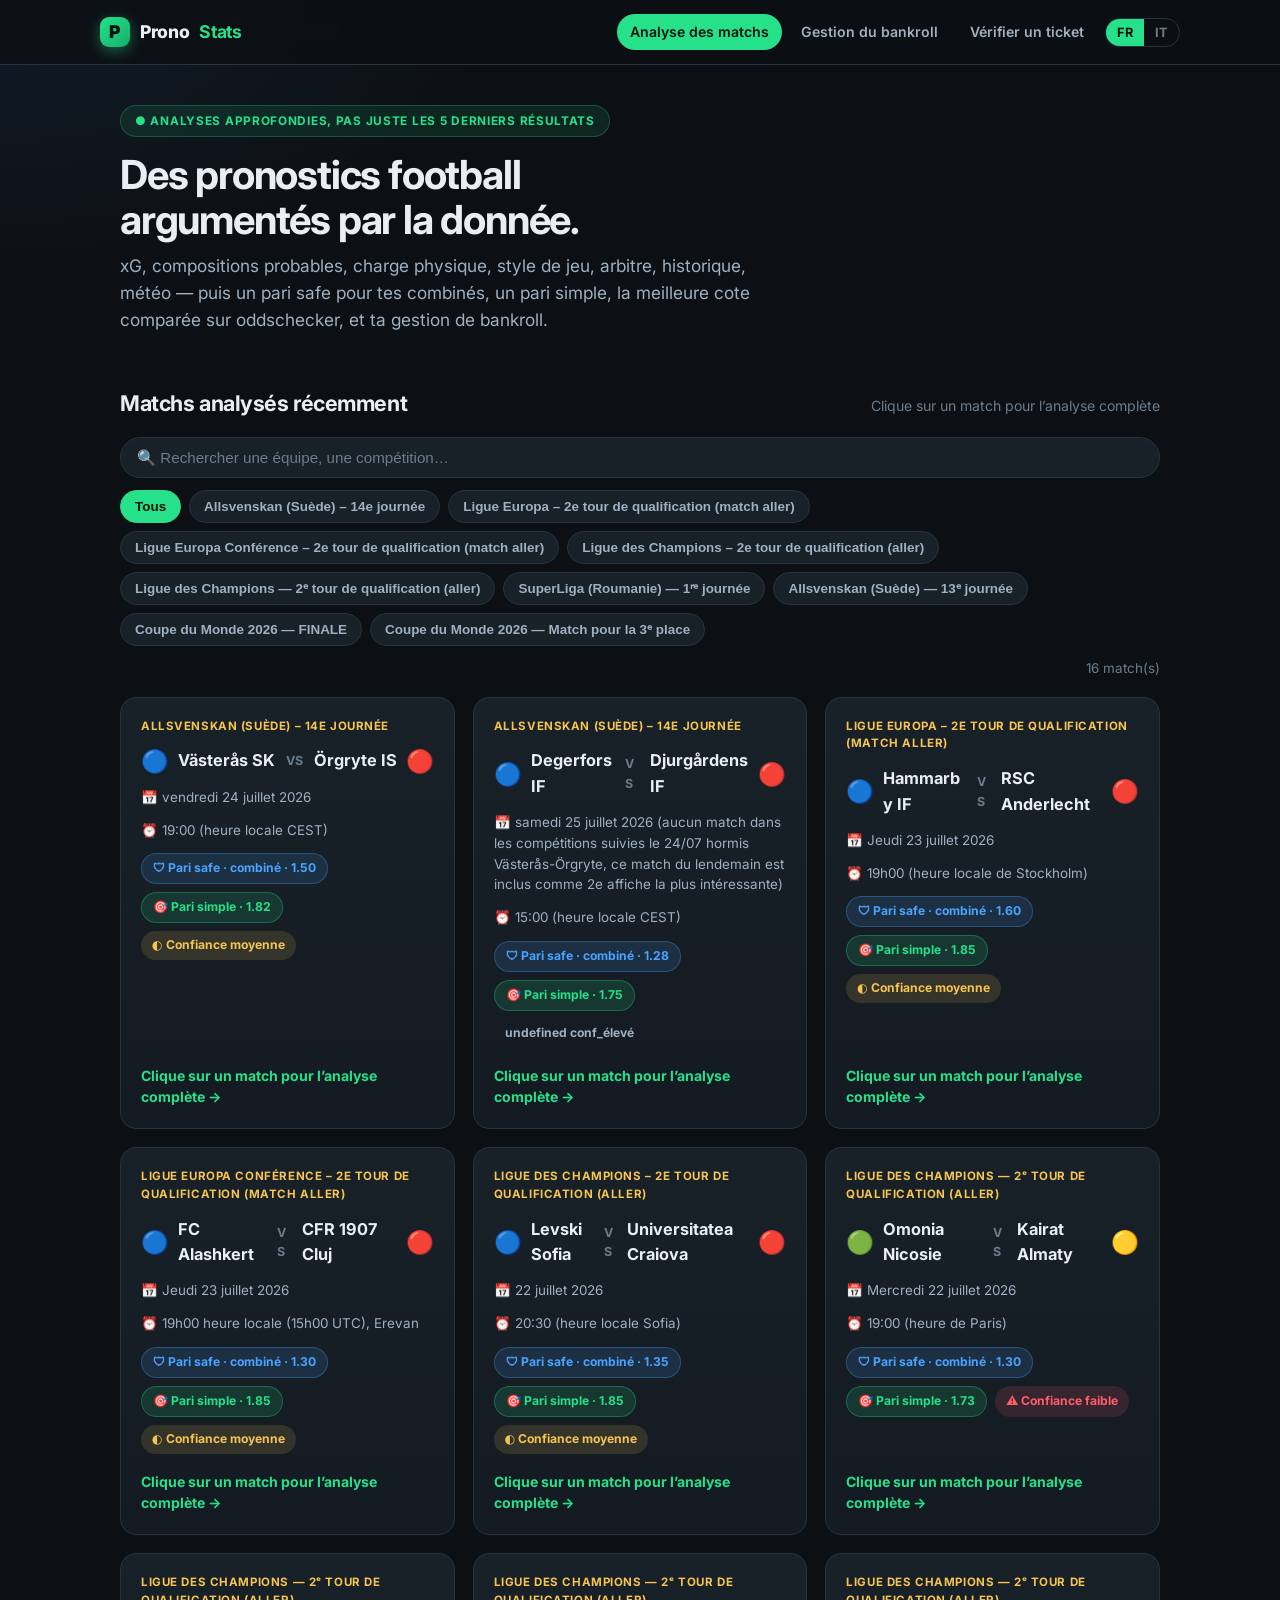
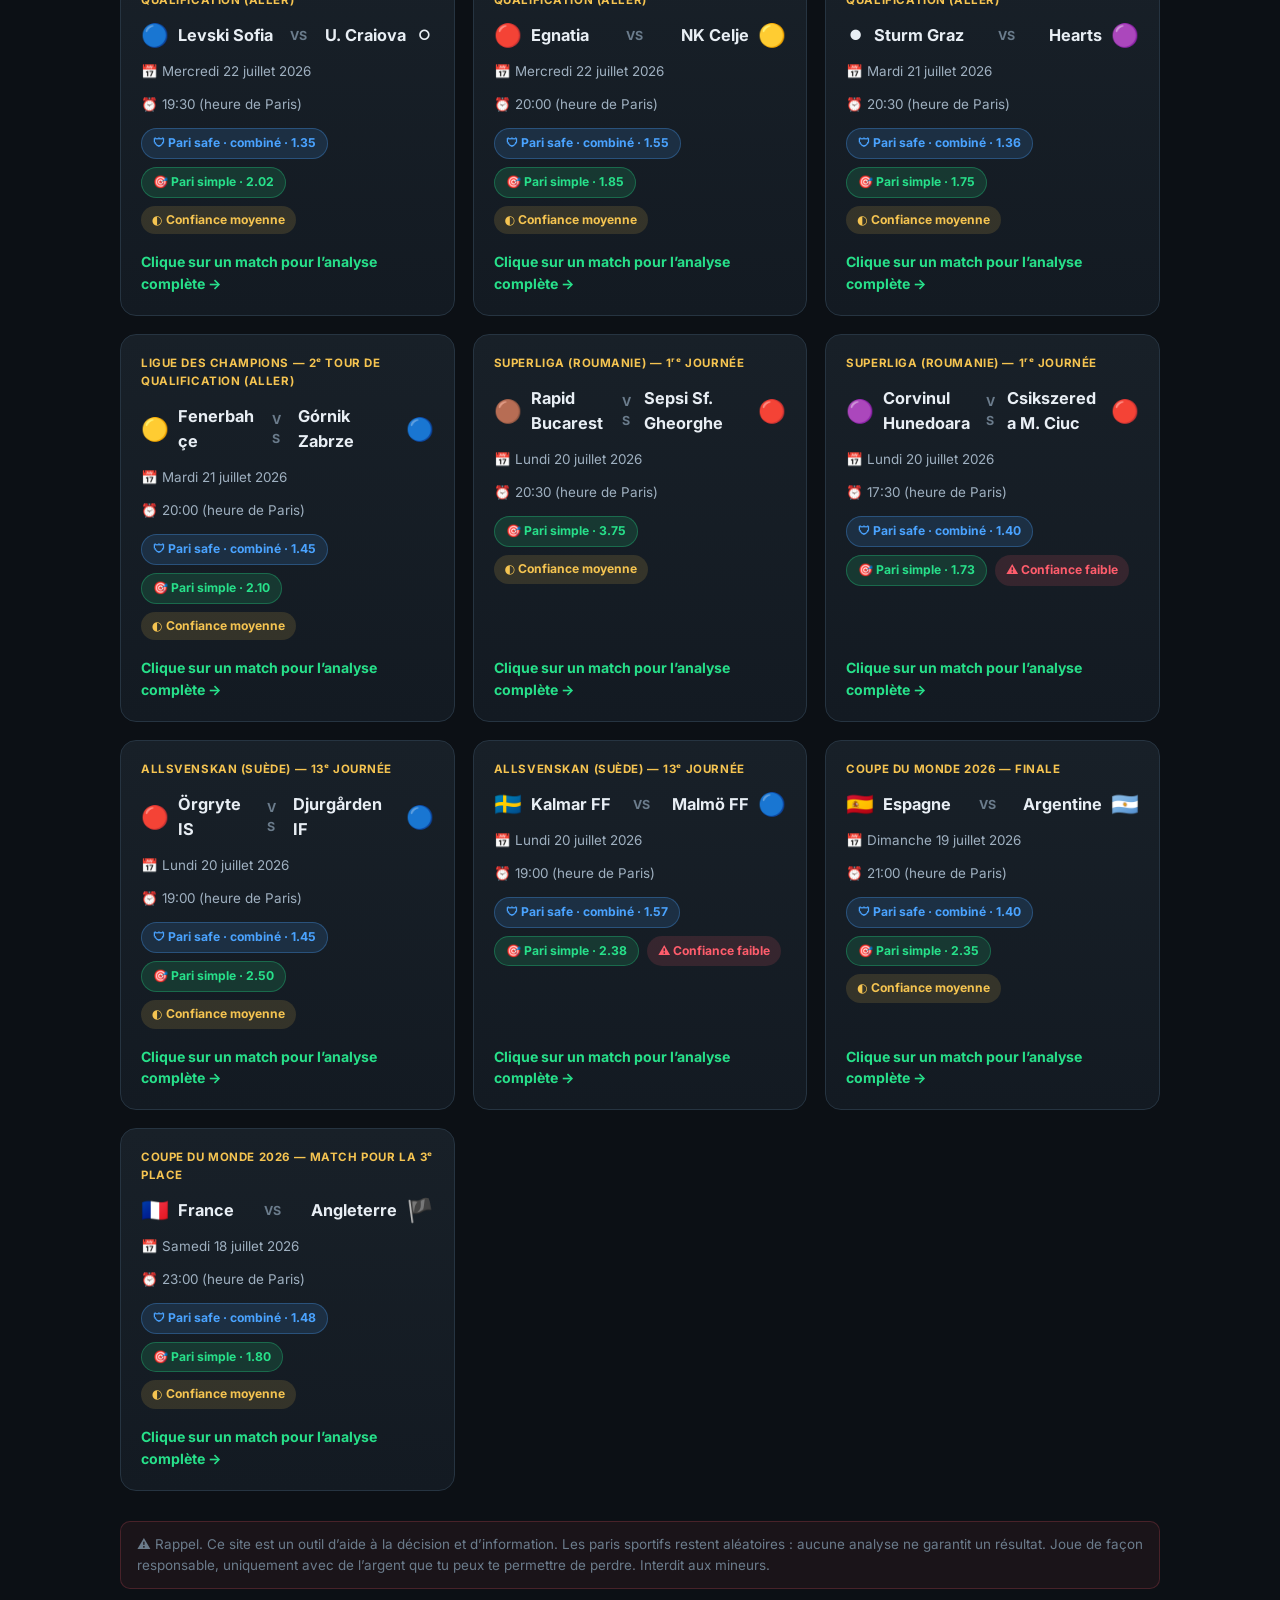
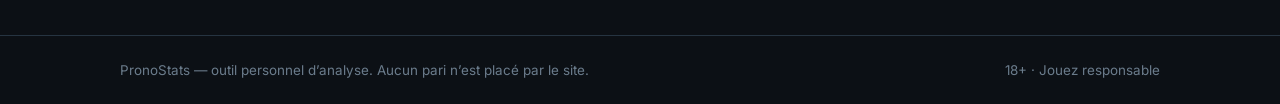
<file: index.html>
<!DOCTYPE html>
<html lang="fr">
<head>
  <meta charset="UTF-8">
  <meta name="viewport" content="width=device-width, initial-scale=1.0, maximum-scale=5.0">
  <title>PronoStats · Analyses football approfondies</title>
  <meta name="description" content="Analyses de pronostics football détaillées : xG, compos, charge physique, arbitre, meilleures cotes, paris safe/simple et gestion de bankroll.">
  <link rel="preconnect" href="https://fonts.googleapis.com">
  <link href="https://fonts.googleapis.com/css2?family=Inter:wght@400;600;700;800;900&display=swap" rel="stylesheet">
  <link rel="stylesheet" href="style.css?v=6">
</head>
<body>
  <header class="site">
    <div class="wrap nav">
      <a class="brand" href="index.html"><span class="dot">P</span>Prono<b>Stats</b></a>
      <div class="nav-right">
        <nav class="nav-links">
          <a href="index.html" class="active" data-i18n="nav_matches">Analyse des matchs</a>
          <a href="bankroll.html" data-i18n="nav_bankroll">Gestion du bankroll</a>
          <a href="tickets.html" data-i18n="nav_tickets">Vérifier un ticket</a>
        </nav>
        <div class="lang-switch">
          <button data-lang="fr" onclick="setLang('fr')">FR</button>
          <button data-lang="it" onclick="setLang('it')">IT</button>
        </div>
      </div>
    </div>
  </header>

  <main class="wrap">
    <section class="hero">
      <span class="eyebrow" data-i18n="hero_eyebrow">Analyses approfondies</span>
      <h1><span data-i18n="hero_title_1">Des pronostics football</span><br><span data-i18n="hero_title_2">argumentés par la donnée.</span></h1>
      <p class="lead" data-i18n="hero_lead">xG, compositions, charge physique…</p>
    </section>

    <div class="section-head">
      <h2 data-i18n="home_recent">Matchs analysés récemment</h2>
      <span class="sub" data-i18n="home_recent_sub">Clique sur un match</span>
    </div>

    <div class="toolbar">
      <div class="search-box">
        <input id="matchSearch" type="search" autocomplete="off" data-i18n-ph="search_ph" placeholder="🔍 Rechercher…" oninput="applyFilter()">
        <button class="search-clear" id="searchClear" onclick="clearSearch()" title="✕" aria-label="clear">✕</button>
      </div>
      <div class="chips" id="compChips"></div>
      <div class="count" id="matchCount"></div>
    </div>

    <div class="grid" id="matchGrid"></div>
    <div class="no-results" id="noResults" hidden data-i18n="no_results">Aucun match ne correspond à ta recherche.</div>

    <div class="disclaimer" data-i18n="disclaimer_home" style="margin-top:30px">Rappel…</div>
  </main>

  <footer class="site">
    <div class="wrap">
      <span data-i18n="footer_note">PronoStats</span>
      <span data-i18n="footer_18">18+</span>
    </div>
  </footer>

  <script src="i18n.js?v=6"></script>
  <script>document.write('<script src="data.js?t=' + Date.now() + '"><\/script>');</script>
  <script src="app.js?v=6"></script>
</body>
</html>
</file>
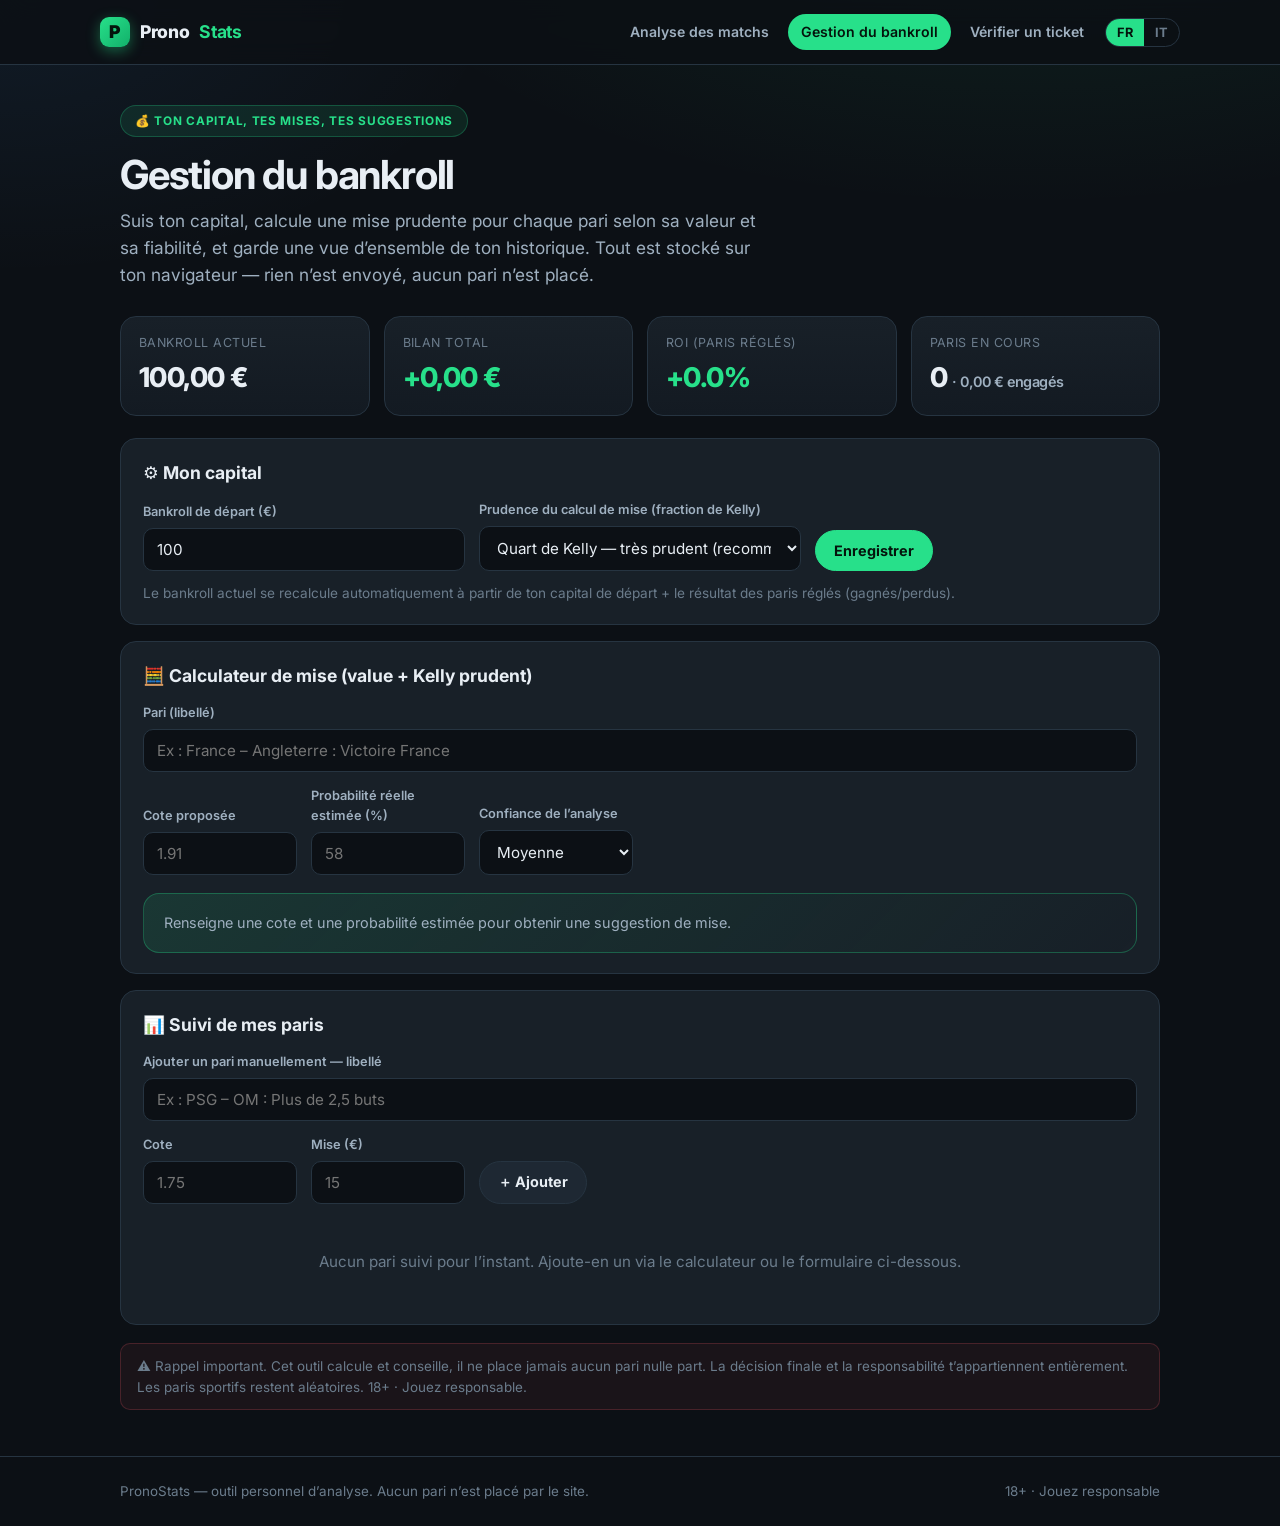
<file: bankroll.html>
<!DOCTYPE html>
<html lang="fr">
<head>
  <meta charset="UTF-8">
  <meta name="viewport" content="width=device-width, initial-scale=1.0, maximum-scale=5.0">
  <title>Gestion du bankroll · PronoStats</title>
  <link rel="preconnect" href="https://fonts.googleapis.com">
  <link href="https://fonts.googleapis.com/css2?family=Inter:wght@400;600;700;800;900&display=swap" rel="stylesheet">
  <link rel="stylesheet" href="style.css?v=6">
</head>
<body>
  <header class="site">
    <div class="wrap nav">
      <a class="brand" href="index.html"><span class="dot">P</span>Prono<b>Stats</b></a>
      <div class="nav-right">
        <nav class="nav-links">
          <a href="index.html" data-i18n="nav_matches">Analyse des matchs</a>
          <a href="bankroll.html" class="active" data-i18n="nav_bankroll">Gestion du bankroll</a>
          <a href="tickets.html" data-i18n="nav_tickets">Vérifier un ticket</a>
        </nav>
        <div class="lang-switch">
          <button data-lang="fr" onclick="setLang('fr')">FR</button>
          <button data-lang="it" onclick="setLang('it')">IT</button>
        </div>
      </div>
    </div>
  </header>

  <main class="wrap">
    <section class="hero" style="padding-bottom:6px">
      <span class="eyebrow" data-i18n="bk_eyebrow">💰</span>
      <h1 data-i18n="bk_title">Gestion du bankroll</h1>
      <p class="lead" data-i18n="bk_lead">Suis ton capital…</p>
    </section>

    <div class="kpi-grid" id="kpis"></div>

    <div class="panel">
      <h3 data-i18n="bk_capital">⚙️ Mon capital</h3>
      <div class="form-grid">
        <div>
          <label class="f" for="bkStart" data-i18n="bk_start">Bankroll de départ (€)</label>
          <input class="f" type="number" id="bkStart" min="0" step="10" value="100">
        </div>
        <div>
          <label class="f" for="kellySel" data-i18n="bk_prudence">Prudence du calcul de mise</label>
          <select class="f" id="kellySel" onchange="setKelly(this.value)">
            <option value="0.25" data-i18n="bk_k_quarter">Quart de Kelly</option>
            <option value="0.5" data-i18n="bk_k_half">Demi-Kelly</option>
            <option value="1" data-i18n="bk_k_full">Kelly complet</option>
          </select>
        </div>
        <div><button class="btn primary" onclick="saveBankroll()" data-i18n="bk_save">Enregistrer</button></div>
      </div>
      <p style="margin-top:12px;font-size:.85rem;color:var(--txt-mute)" data-i18n="bk_recalc">Le bankroll actuel se recalcule…</p>
    </div>

    <div class="panel">
      <h3 data-i18n="bk_calc_h">🧮 Calculateur de mise</h3>
      <div class="form-grid">
        <div style="grid-column:1/-1">
          <label class="f" for="cLabel" data-i18n="bk_bet_label">Pari (libellé)</label>
          <input class="f" type="text" id="cLabel" data-i18n-ph="bk_bet_ph" placeholder="Ex : …">
        </div>
        <div>
          <label class="f" for="cOdds" data-i18n="bk_odds">Cote proposée</label>
          <input class="f" type="number" id="cOdds" min="1.01" step="0.01" placeholder="1.91" oninput="computeReco()">
        </div>
        <div>
          <label class="f" for="cProb" data-i18n="bk_prob">Probabilité réelle estimée (%)</label>
          <input class="f" type="number" id="cProb" min="1" max="99" step="1" placeholder="58" oninput="computeReco()">
        </div>
        <div>
          <label class="f" for="cConf" data-i18n="bk_conf">Confiance de l’analyse</label>
          <select class="f" id="cConf" onchange="computeReco()">
            <option value="eleve" data-i18n="bk_conf_high">Élevée</option>
            <option value="moyen" selected data-i18n="bk_conf_mid">Moyenne</option>
            <option value="faible" data-i18n="bk_conf_low">Faible</option>
          </select>
        </div>
      </div>
      <div class="reco" id="recoOut"><p class="muted" data-i18n="bk_calc_ph">Renseigne une cote…</p></div>
    </div>

    <div class="panel">
      <h3 data-i18n="bk_track_h">📊 Suivi de mes paris</h3>
      <div class="form-grid" style="margin-bottom:16px">
        <div style="grid-column:1/-1">
          <label class="f" for="mLabel" data-i18n="bk_add_label">Ajouter un pari — libellé</label>
          <input class="f" type="text" id="mLabel" data-i18n-ph="bk_add_ph" placeholder="Ex : …">
        </div>
        <div><label class="f" for="mOdds" data-i18n="bk_add_odds">Cote</label><input class="f" type="number" id="mOdds" min="1.01" step="0.01" placeholder="1.75"></div>
        <div><label class="f" for="mStake" data-i18n="bk_add_stake">Mise (€)</label><input class="f" type="number" id="mStake" min="0" step="1" placeholder="15"></div>
        <div><button class="btn" onclick="addManualBet()" data-i18n="bk_add">＋ Ajouter</button></div>
      </div>
      <div id="betsTable"></div>
    </div>

    <div class="disclaimer" data-i18n="bk_disclaimer">Rappel important…</div>
  </main>

  <footer class="site">
    <div class="wrap">
      <span data-i18n="footer_note">PronoStats</span>
      <span data-i18n="footer_18">18+</span>
    </div>
  </footer>

  <script src="i18n.js?v=6"></script>
  <script src="bankroll.js?v=5"></script>
</body>
</html>
</file>
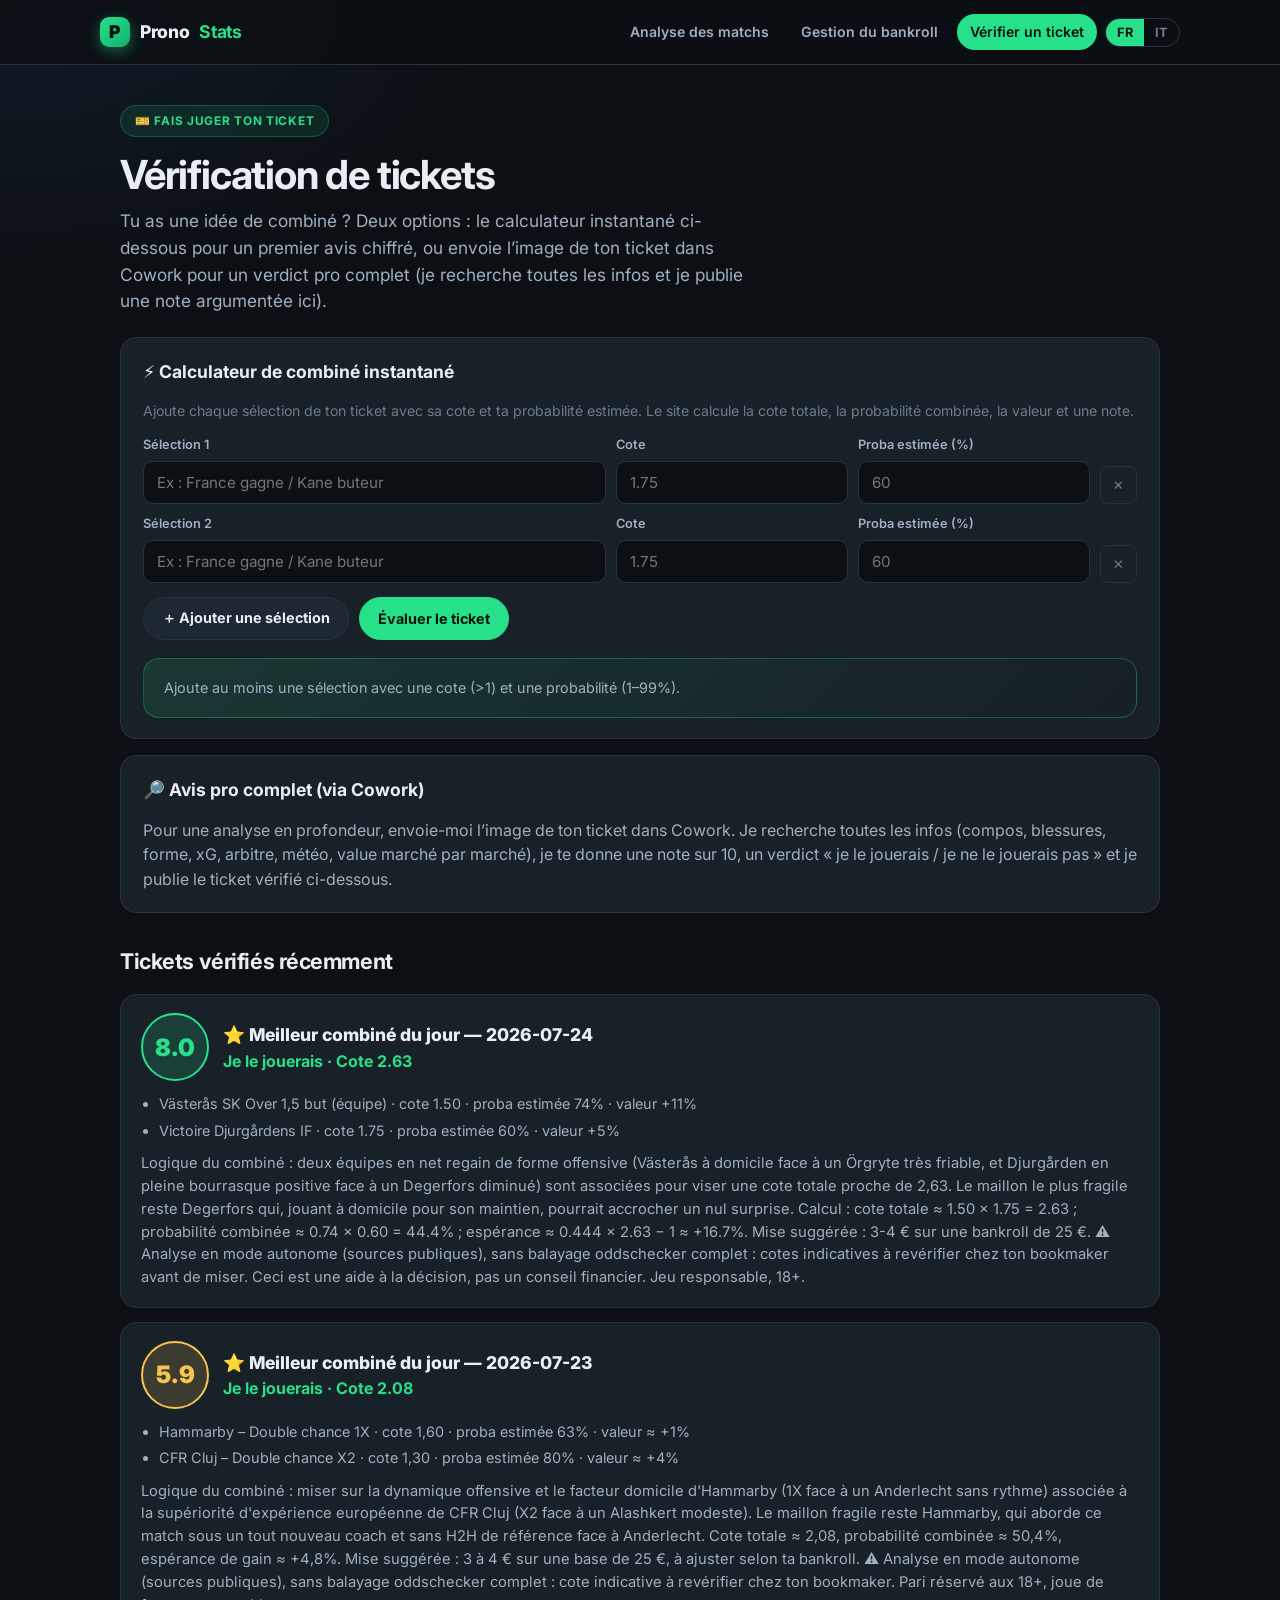
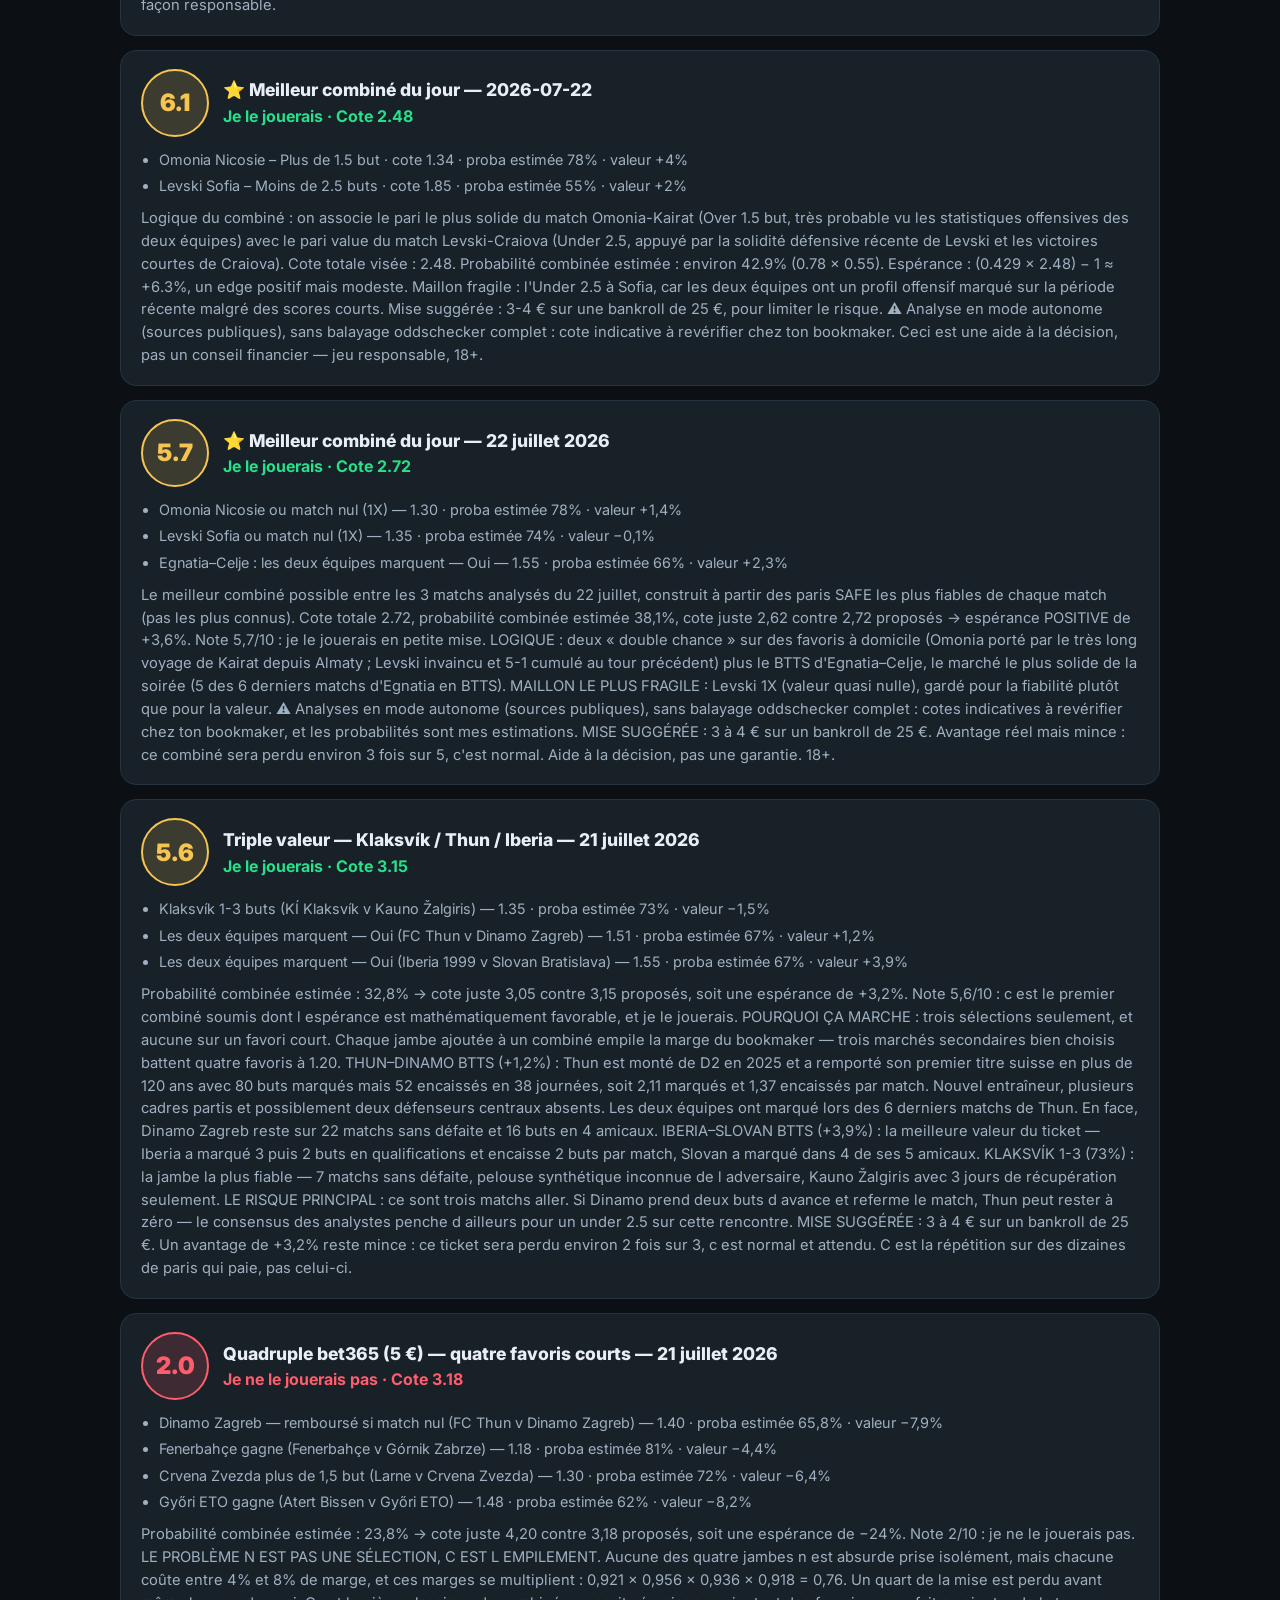
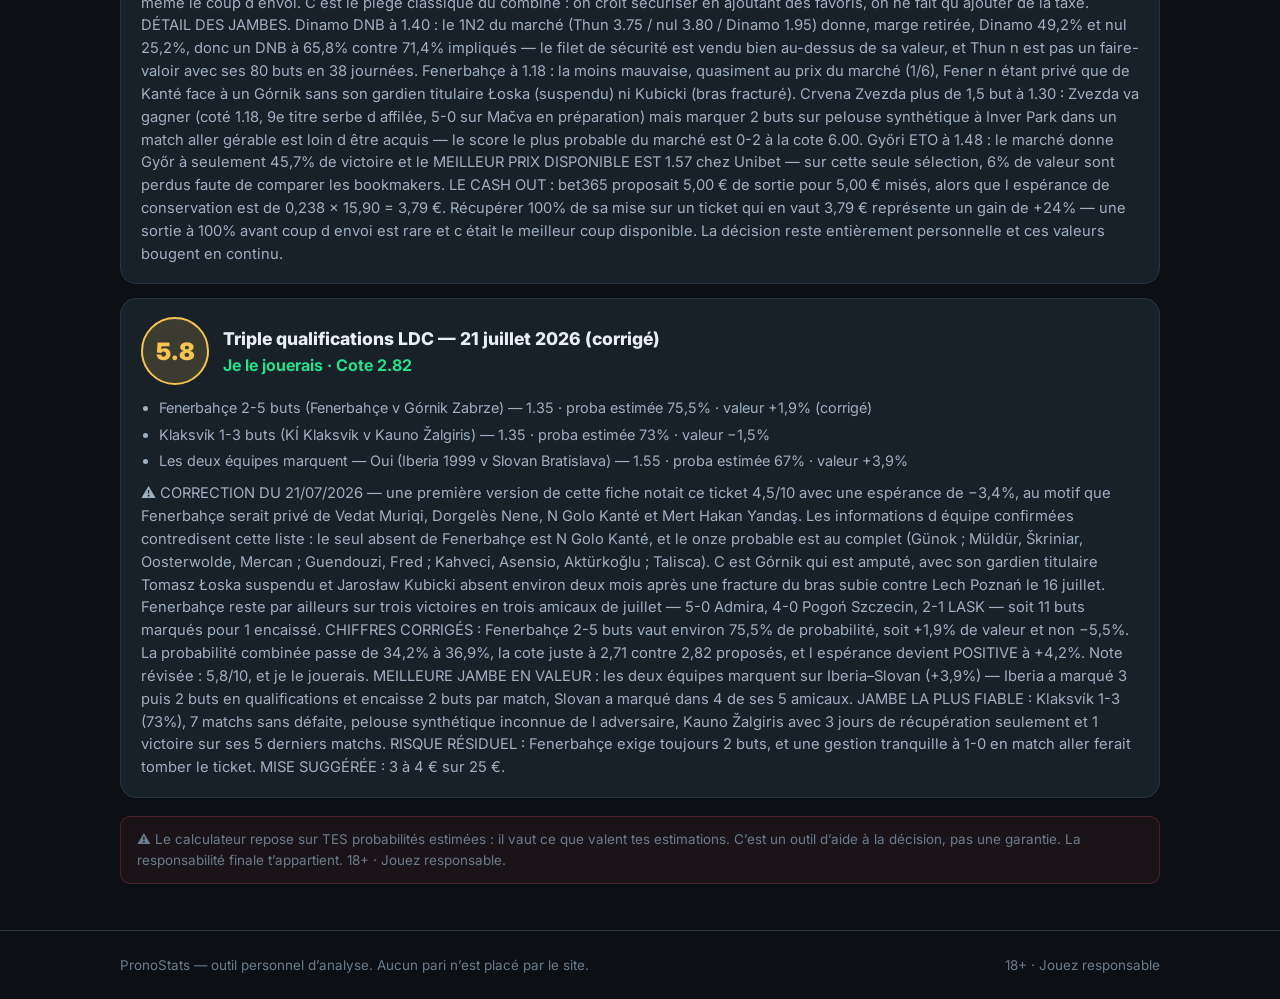
<file: tickets.html>
<!DOCTYPE html>
<html lang="fr">
<head>
  <meta charset="UTF-8">
  <meta name="viewport" content="width=device-width, initial-scale=1.0, maximum-scale=5.0">
  <title>Vérification de tickets · PronoStats</title>
  <link rel="preconnect" href="https://fonts.googleapis.com">
  <link href="https://fonts.googleapis.com/css2?family=Inter:wght@400;600;700;800;900&display=swap" rel="stylesheet">
  <link rel="stylesheet" href="style.css?v=6">
</head>
<body>
  <header class="site">
    <div class="wrap nav">
      <a class="brand" href="index.html"><span class="dot">P</span>Prono<b>Stats</b></a>
      <div class="nav-right">
        <nav class="nav-links">
          <a href="index.html" data-i18n="nav_matches">Analyse des matchs</a>
          <a href="bankroll.html" data-i18n="nav_bankroll">Gestion du bankroll</a>
          <a href="tickets.html" class="active" data-i18n="nav_tickets">Vérifier un ticket</a>
        </nav>
        <div class="lang-switch">
          <button data-lang="fr" onclick="setLang('fr')">FR</button>
          <button data-lang="it" onclick="setLang('it')">IT</button>
        </div>
      </div>
    </div>
  </header>

  <main class="wrap">
    <section class="hero" style="padding-bottom:6px">
      <span class="eyebrow" data-i18n="tk_eyebrow">🎫</span>
      <h1 data-i18n="tk_title">Vérification de tickets</h1>
      <p class="lead" data-i18n="tk_lead">Fais juger ton combiné…</p>
    </section>

    <!-- Calculateur instantané -->
    <div class="panel">
      <h3 data-i18n="tk_calc_h">⚡ Calculateur de combiné instantané</h3>
      <p style="font-size:.88rem;color:var(--txt-mute)" data-i18n="tk_calc_sub">Ajoute chaque sélection…</p>
      <div class="ticket-legs" id="ticketLegs"></div>
      <div class="badges" style="display:flex;gap:10px;flex-wrap:wrap">
        <button class="btn" onclick="addLeg()" data-i18n="tk_add_leg">＋ Ajouter une sélection</button>
        <button class="btn primary" onclick="evaluateTicket()" data-i18n="tk_eval">Évaluer le ticket</button>
      </div>
      <div class="reco" id="ticketResult" style="margin-top:18px"><p class="muted" data-i18n="tk_note_min">Ajoute au moins une sélection…</p></div>
    </div>

    <!-- Avis pro via Cowork -->
    <div class="panel">
      <h3 data-i18n="tk_pro_h">🔎 Avis pro complet (via Cowork)</h3>
      <p data-i18n="tk_pro_p" style="color:var(--txt-dim)">Pour une analyse en profondeur…</p>
    </div>

    <!-- Tickets vérifiés -->
    <div class="section-head"><h2 data-i18n="tk_verified_h">Tickets vérifiés récemment</h2></div>
    <div id="verifiedTickets"></div>

    <div class="disclaimer" data-i18n="tk_disclaimer">Rappel…</div>
  </main>

  <footer class="site">
    <div class="wrap">
      <span data-i18n="footer_note">PronoStats</span>
      <span data-i18n="footer_18">18+</span>
    </div>
  </footer>

  <script src="i18n.js?v=6"></script>
  <script>document.write('<script src="data.js?t=' + Date.now() + '"><\/script>');</script>
  <script src="tickets.js?v=5"></script>
</body>
</html>
</file>
<file: style.css>
/* =========================================================
   PronoStats — feuille de style principale
   Design custom, sombre, accents "terrain" (vert) + or
   Version responsive (mobile-first safe)
   ========================================================= */

:root {
  --bg:        #0c1015;
  --bg-2:      #131a22;
  --card:      #182028;
  --card-2:    #1e2833;
  --line:      #263441;
  --txt:       #e8eef4;
  --txt-dim:   #9fb0c0;
  --txt-mute:  #6b7c8c;
  --green:     #27e08a;
  --green-2:   #12b06a;
  --gold:      #f5c451;
  --red:       #ff5d6c;
  --blue:      #4aa3ff;
  --radius:    16px;
  --radius-sm: 10px;
  --shadow:    0 10px 30px rgba(0,0,0,.35);
  --maxw:      1080px;
  --font:      "Inter", "Segoe UI", system-ui, -apple-system, sans-serif;
}

* { box-sizing: border-box; margin: 0; padding: 0; }

html, body {
  width: 100%;
  max-width: 100%;
  overflow-x: hidden;            /* empêche tout scroll horizontal parasite */
}

html { scroll-behavior: smooth; }

body {
  font-family: var(--font);
  background:
    radial-gradient(1200px 600px at 80% -10%, rgba(39,224,138,.10), transparent 60%),
    radial-gradient(900px 500px at 0% 0%, rgba(74,163,255,.08), transparent 55%),
    var(--bg);
  color: var(--txt);
  line-height: 1.55;
  -webkit-font-smoothing: antialiased;
  min-height: 100vh;
}

/* évite qu'un mot long (URL) pousse la page, SANS couper les mots normaux */
p, li, h1, h2, h3 { overflow-wrap: break-word; word-break: normal; }
a { overflow-wrap: anywhere; }

a { color: inherit; text-decoration: none; }

.wrap { width: 100%; max-width: var(--maxw); margin: 0 auto; padding: 0 20px; }

/* ---------- Header / Nav ---------- */
header.site {
  position: sticky; top: 0; z-index: 50;
  backdrop-filter: blur(12px);
  background: rgba(12,16,21,.85);
  border-bottom: 1px solid var(--line);
}
.nav {
  display: flex; align-items: center; justify-content: space-between;
  gap: 10px; min-height: 64px; flex-wrap: wrap; padding: 8px 0;
}
.brand { display: flex; align-items: center; gap: 10px; font-weight: 800; letter-spacing: -.02em; font-size: 1.1rem; flex: 0 0 auto; }
.brand .dot {
  width: 30px; height: 30px; border-radius: 9px;
  background: linear-gradient(135deg, var(--green), var(--green-2));
  display: grid; place-items: center; color: #04140c; font-weight: 900;
  box-shadow: 0 4px 14px rgba(39,224,138,.4); flex: 0 0 auto;
}
.brand b { color: var(--green); }
.nav-right { display: flex; align-items: center; gap: 8px; flex-wrap: wrap; }
.nav-links { display: flex; gap: 6px; flex-wrap: wrap; }
.nav-links a {
  padding: 7px 13px; border-radius: 999px; font-weight: 600; font-size: .88rem;
  color: var(--txt-dim); transition: .18s; white-space: nowrap;
}
.nav-links a:hover { color: var(--txt); background: var(--card); }
.nav-links a.active { color: #04140c; background: var(--green); }

/* Language switch */
.lang-switch { display: inline-flex; border: 1px solid var(--line); border-radius: 999px; overflow: hidden; flex: 0 0 auto; }
.lang-switch button {
  background: transparent; border: none; color: var(--txt-mute); cursor: pointer;
  font-family: inherit; font-weight: 700; font-size: .8rem; padding: 6px 11px; transition: .15s;
}
.lang-switch button.active { background: var(--green); color: #04140c; }

/* ---------- Hero ---------- */
.hero { padding: 40px 0 22px; }
.hero .eyebrow {
  display: inline-flex; align-items: center; gap: 8px;
  font-size: .74rem; font-weight: 700; letter-spacing: .06em; text-transform: uppercase;
  color: var(--green); background: rgba(39,224,138,.1);
  padding: 6px 14px; border-radius: 999px; border: 1px solid rgba(39,224,138,.25);
}
.hero h1 { font-size: clamp(1.8rem, 6vw, 2.5rem); line-height: 1.12; letter-spacing: -.03em; margin: 16px 0 10px; }
.hero p.lead { color: var(--txt-dim); font-size: clamp(.98rem, 3.5vw, 1.08rem); max-width: 640px; }

/* ---------- Section headings ---------- */
.section-head { display: flex; align-items: baseline; justify-content: space-between; margin: 32px 0 16px; flex-wrap: wrap; gap: 8px; }
.section-head h2 { font-size: 1.35rem; letter-spacing: -.02em; }
.section-head .sub { color: var(--txt-mute); font-size: .88rem; }

/* ---------- Match cards grid ---------- */
.grid { display: grid; grid-template-columns: repeat(auto-fill, minmax(300px, 1fr)); gap: 18px; }

.match-card {
  background: linear-gradient(180deg, var(--card), var(--bg-2));
  border: 1px solid var(--line); border-radius: var(--radius);
  padding: 20px; transition: .2s; position: relative; overflow: hidden;
  display: flex; flex-direction: column; gap: 13px;
}
.match-card:hover { transform: translateY(-4px); border-color: rgba(39,224,138,.4); box-shadow: var(--shadow); }
.match-card .comp { font-size: .72rem; font-weight: 700; letter-spacing: .05em; text-transform: uppercase; color: var(--gold); }
.match-card .teams { display: flex; align-items: center; justify-content: space-between; gap: 10px; }
.match-card .team { display: flex; align-items: center; gap: 9px; font-weight: 700; font-size: 1.02rem; }
.match-card .flag { font-size: 1.4rem; line-height: 1; }
.match-card .vs { color: var(--txt-mute); font-weight: 700; font-size: .78rem; }
.match-card .meta { font-size: .84rem; color: var(--txt-dim); display: flex; gap: 12px; flex-wrap: wrap; }
.match-card .meta span { display: inline-flex; align-items: center; gap: 5px; }

.pill {
  display: inline-flex; align-items: center; gap: 6px;
  font-size: .76rem; font-weight: 700; padding: 5px 11px; border-radius: 999px;
}
.pill.pick   { background: rgba(39,224,138,.14); color: var(--green); border: 1px solid rgba(39,224,138,.3); }
.pill.safe   { background: rgba(74,163,255,.14); color: var(--blue); border: 1px solid rgba(74,163,255,.3); }
.pill.conf-eleve { background: rgba(39,224,138,.14); color: var(--green); }
.pill.conf-moyen { background: rgba(245,196,81,.14); color: var(--gold); }
.pill.conf-faible{ background: rgba(255,93,108,.14); color: var(--red); }
.pill.odds { background: var(--card-2); color: var(--txt); border: 1px solid var(--line); }

.match-card .foot { display: flex; align-items: center; justify-content: space-between; margin-top: auto; padding-top: 4px; }
.match-card .go { color: var(--green); font-weight: 700; font-size: .88rem; }

/* ---------- Match detail ---------- */
.detail-hero {
  background: linear-gradient(180deg, var(--card-2), var(--bg-2));
  border: 1px solid var(--line); border-radius: var(--radius);
  padding: 22px; margin-top: 22px;
}
.detail-hero .comp { color: var(--gold); font-weight: 700; text-transform: uppercase; letter-spacing: .05em; font-size: .78rem; }
.detail-hero .scoreline { display: flex; align-items: center; justify-content: center; gap: 18px; margin: 18px 0; flex-wrap: wrap; }
.detail-hero .side { text-align: center; min-width: 96px; flex: 1 1 96px; max-width: 160px; }
.detail-hero .side .flag { font-size: 2.6rem; }
.detail-hero .side .name { font-weight: 800; font-size: 1.15rem; margin-top: 6px; }
.detail-hero .side .odd { color: var(--txt-dim); font-size: .84rem; margin-top: 4px; }
.detail-hero .mid { text-align: center; color: var(--txt-mute); font-weight: 800; flex: 0 0 auto; }
.detail-hero .mid .k { font-size: 1.4rem; color: var(--txt); }
.detail-hero .info-row { display: flex; gap: 14px; justify-content: center; flex-wrap: wrap; color: var(--txt-dim); font-size: .86rem; margin-top: 8px; }

/* Safe/Simple bet picks */
.picks { display: grid; grid-template-columns: 1fr 1fr; gap: 14px; margin: 20px 0; }
.betpick {
  border-radius: var(--radius); padding: 18px 20px; border: 1px solid var(--line);
  background: linear-gradient(180deg, var(--card), var(--bg-2));
  display: flex; flex-direction: column; gap: 8px;
}
.betpick.safe   { border-color: rgba(74,163,255,.4); background: linear-gradient(135deg, rgba(74,163,255,.10), transparent); }
.betpick.simple { border-color: rgba(39,224,138,.4); background: linear-gradient(135deg, rgba(39,224,138,.10), transparent); }
.betpick .tagrow { display: flex; align-items: center; gap: 8px; flex-wrap: wrap; }
.betpick .type { font-size: .72rem; font-weight: 800; text-transform: uppercase; letter-spacing: .06em; padding: 4px 10px; border-radius: 999px; }
.betpick.safe .type { background: rgba(74,163,255,.16); color: var(--blue); }
.betpick.simple .type { background: rgba(39,224,138,.16); color: var(--green); }
.betpick .sel { font-weight: 800; font-size: 1.12rem; }
.betpick .bigodd { font-size: 1.9rem; font-weight: 900; letter-spacing: -.02em; }
.betpick.safe .bigodd { color: var(--blue); }
.betpick.simple .bigodd { color: var(--green); }
.betpick .why { color: var(--txt-dim); font-size: .9rem; }
.betpick .book { color: var(--txt-mute); font-size: .8rem; }

/* Prediction banner */
.predict {
  border-radius: var(--radius); padding: 20px 22px; margin: 20px 0;
  background: linear-gradient(135deg, rgba(245,196,81,.10), rgba(18,176,106,.04));
  border: 1px solid rgba(245,196,81,.25);
}
.predict h3 { font-size: 1.1rem; display: flex; align-items: center; gap: 10px; margin-bottom: 8px; flex-wrap: wrap; }
.predict .badges { display: flex; gap: 10px; flex-wrap: wrap; margin: 12px 0; }
.predict p { color: var(--txt); }

/* Value box */
.valuebox { display: grid; grid-template-columns: repeat(auto-fit, minmax(130px,1fr)); gap: 12px; margin-top: 14px; }
.valuebox .cell {
  background: rgba(0,0,0,.25); border: 1px solid var(--line); border-radius: var(--radius-sm); padding: 12px 14px;
}
.valuebox .cell .lbl { font-size: .7rem; text-transform: uppercase; letter-spacing: .05em; color: var(--txt-mute); }
.valuebox .cell .val { font-size: 1.25rem; font-weight: 800; margin-top: 2px; }
.valuebox .cell .val.good { color: var(--green); }
.valuebox .cell .val.bad { color: var(--red); }

/* Analysis blocks */
.block {
  background: var(--card); border: 1px solid var(--line);
  border-radius: var(--radius); padding: 20px 22px; margin: 16px 0;
}
.block h3 { font-size: 1.1rem; margin-bottom: 14px; display: flex; align-items: center; gap: 10px; letter-spacing: -.01em; flex-wrap: wrap; }
.block h3 .ic { width: 26px; height: 26px; border-radius: 8px; background: var(--card-2); display: grid; place-items: center; font-size: .9rem; flex: 0 0 auto; }
.block p { color: var(--txt-dim); margin-bottom: 10px; }
.block p:last-child { margin-bottom: 0; }
.block strong { color: var(--txt); }

/* Two-column team comparison */
.two-col { display: grid; grid-template-columns: 1fr 1fr; gap: 16px; }
.team-panel { background: var(--card); border: 1px solid var(--line); border-radius: var(--radius); padding: 18px; }
.team-panel .th { display: flex; align-items: center; gap: 10px; font-weight: 800; font-size: 1.05rem; margin-bottom: 12px; }
.team-panel .th .flag { font-size: 1.5rem; }
.team-panel ul { list-style: none; }
.team-panel li { padding: 8px 0; border-bottom: 1px dashed var(--line); font-size: .9rem; color: var(--txt-dim); }
.team-panel li:last-child { border-bottom: none; }
.team-panel li b { color: var(--txt); font-weight: 700; }
.team-panel .src { color: var(--txt-mute); font-size: .76rem; }

/* Tables : scroll interne au cadre sur mobile plutôt que déborder la page */
.tscroll { width: 100%; overflow-x: auto; -webkit-overflow-scrolling: touch; }
table.players, table.odds, table.bets { width: 100%; border-collapse: collapse; font-size: .88rem; }
/* largeur minimale lisible : le cadre .tscroll défile si l'écran est plus étroit */
table.odds { min-width: 460px; }
table.players { min-width: 580px; }
table.bets { min-width: 520px; }
/* mots normaux : jamais coupés au milieu */
table.players th, table.players td,
table.odds th, table.odds td,
table.bets th, table.bets td { white-space: normal; overflow-wrap: normal; word-break: normal; hyphens: none; }
/* colonnes chiffrées (tout sauf le libellé) : jamais coupées */
table.odds td:not(:first-child), table.odds th:not(:first-child),
table.bets td:not(:first-child):not(:nth-child(2)), table.bets th:not(:first-child):not(:nth-child(2)) { white-space: nowrap; }
table.players th, table.players td,
table.odds th, table.odds td,
table.bets th, table.bets td { text-align: left; padding: 10px 8px; border-bottom: 1px solid var(--line); }
table.players th, table.odds th, table.bets th { color: var(--txt-mute); font-size: .72rem; text-transform: uppercase; letter-spacing: .04em; font-weight: 700; }
table.players td b, table.odds td b { color: var(--txt); }
table.players tr:last-child td { border-bottom: none; }
table.odds td.best { color: var(--green); font-weight: 800; }

.disclaimer {
  font-size: .84rem; color: var(--txt-mute); background: rgba(255,93,108,.06);
  border: 1px solid rgba(255,93,108,.2); border-radius: var(--radius-sm);
  padding: 12px 16px; margin: 18px 0;
}
.disclaimer b { color: var(--red); }

/* ---------- Buttons ---------- */
.btn {
  display: inline-flex; align-items: center; gap: 8px; cursor: pointer;
  font-weight: 700; font-size: .9rem; padding: 11px 18px; border-radius: 999px;
  border: 1px solid var(--line); background: var(--card-2); color: var(--txt); transition: .18s;
  font-family: inherit;
}
.btn:hover { border-color: var(--green); }
.btn.primary { background: var(--green); color: #04140c; border-color: var(--green); }
.btn.primary:hover { background: #34f199; }
.btn.ghost { background: transparent; }
.back { color: var(--txt-dim); font-weight: 600; font-size: .88rem; display: inline-flex; gap: 6px; margin: 20px 0 4px; }
.back:hover { color: var(--green); }

/* ---------- Bankroll ---------- */
.kpi-grid { display: grid; grid-template-columns: repeat(auto-fit, minmax(150px,1fr)); gap: 14px; margin: 22px 0; }
.kpi {
  background: linear-gradient(180deg, var(--card), var(--bg-2));
  border: 1px solid var(--line); border-radius: var(--radius); padding: 16px 18px;
}
.kpi .lbl { color: var(--txt-mute); font-size: .78rem; text-transform: uppercase; letter-spacing: .04em; }
.kpi .num { font-size: 1.7rem; font-weight: 800; margin-top: 4px; letter-spacing: -.02em; }
.kpi .num.pos { color: var(--green); }
.kpi .num.neg { color: var(--red); }
.kpi .num small { font-size: .9rem; color: var(--txt-dim); font-weight: 600; }

.panel { background: var(--card); border: 1px solid var(--line); border-radius: var(--radius); padding: 20px 22px; margin: 16px 0; }
.panel h3 { margin-bottom: 14px; font-size: 1.1rem; }
.panel h3 .ic { margin-right: 8px; }

.form-grid { display: grid; grid-template-columns: repeat(auto-fit, minmax(150px,1fr)); gap: 14px; align-items: end; }
label.f { display: block; font-size: .8rem; color: var(--txt-dim); margin-bottom: 6px; font-weight: 600; }
input.f, select.f {
  width: 100%; background: var(--bg); border: 1px solid var(--line); color: var(--txt);
  padding: 11px 13px; border-radius: var(--radius-sm); font-size: .95rem; font-family: inherit;
}
input.f:focus, select.f:focus { outline: none; border-color: var(--green); }

.reco {
  margin-top: 18px; padding: 18px 20px; border-radius: var(--radius);
  background: linear-gradient(135deg, rgba(39,224,138,.12), transparent);
  border: 1px solid rgba(39,224,138,.3);
}
.reco .big { font-size: 1.9rem; font-weight: 800; color: var(--green); }
.reco .muted { color: var(--txt-dim); font-size: .9rem; }
.reco table { width: 100%; margin-top: 12px; font-size: .9rem; border-collapse: collapse; }
.reco table td { padding: 6px 4px; border-bottom: 1px dashed var(--line); color: var(--txt-dim); }
.reco table td:last-child { text-align: right; color: var(--txt); font-weight: 700; }

.tag { padding: 3px 10px; border-radius: 999px; font-size: .74rem; font-weight: 700; white-space: nowrap; }
.tag.win { background: rgba(39,224,138,.14); color: var(--green); }
.tag.loss{ background: rgba(255,93,108,.14); color: var(--red); }
.tag.pending{ background: rgba(245,196,81,.14); color: var(--gold); }
.row-actions button { background: none; border: none; color: var(--txt-mute); cursor: pointer; font-size: .82rem; padding: 4px 6px; }
.row-actions button:hover { color: var(--green); }
.row-actions button.del:hover { color: var(--red); }

.empty { text-align: center; color: var(--txt-mute); padding: 30px; font-size: .95rem; }

/* ---------- Tickets ---------- */
.ticket-legs { display: flex; flex-direction: column; gap: 10px; margin: 14px 0; }
.leg-row { display: grid; grid-template-columns: 2fr 1fr 1fr auto; gap: 10px; align-items: end; }
.leg-row .rm { background: none; border: 1px solid var(--line); color: var(--txt-mute); border-radius: 8px; cursor: pointer; padding: 10px 12px; font-family: inherit; }
.leg-row .rm:hover { color: var(--red); border-color: var(--red); }
.rating-badge { display: inline-flex; align-items: center; justify-content: center; width: 68px; height: 68px; border-radius: 50%; font-weight: 900; font-size: 1.5rem; flex: 0 0 auto; }
.rating-hi { background: rgba(39,224,138,.16); color: var(--green); border: 2px solid var(--green); }
.rating-mid { background: rgba(245,196,81,.16); color: var(--gold); border: 2px solid var(--gold); }
.rating-lo { background: rgba(255,93,108,.16); color: var(--red); border: 2px solid var(--red); }
.verdict-row { display: flex; align-items: center; gap: 16px; margin-top: 10px; flex-wrap: wrap; }
.ticket-card { background: var(--card); border: 1px solid var(--line); border-radius: var(--radius); padding: 18px 20px; margin: 14px 0; }
.ticket-card .head { display: flex; align-items: center; gap: 14px; flex-wrap: wrap; }
.ticket-card .legs { margin: 12px 0 0; padding-left: 18px; color: var(--txt-dim); font-size: .9rem; }
.ticket-card .legs li { margin: 4px 0; }

/* Footer */
footer.site { border-top: 1px solid var(--line); margin-top: 46px; padding: 24px 0; color: var(--txt-mute); font-size: .84rem; }
footer.site .wrap { display: flex; justify-content: space-between; gap: 14px; flex-wrap: wrap; }

/* Utilities */
.mt0 { margin-top: 0; }
.center { text-align: center; }
.hidden { display: none !important; }

/* ============ MOBILE ============ */
@media (max-width: 760px){
  .two-col { grid-template-columns: 1fr; }
  .picks { grid-template-columns: 1fr; }
}
@media (max-width: 640px){
  .wrap { padding: 0 14px; }
  .nav { justify-content: center; }
  .brand { width: 100%; justify-content: center; }
  .nav-right { width: 100%; justify-content: center; }
  .nav-links a { padding: 7px 11px; font-size: .82rem; }
  .hero { padding: 28px 0 16px; }
  .block, .panel { padding: 16px 15px; }
  .detail-hero { padding: 18px 15px; }
  .leg-row { grid-template-columns: 1fr 1fr; }
  .leg-row .lbl-cell { grid-column: 1 / -1; }
  .leg-row .rm { grid-column: 1 / -1; }
  table.players, table.odds, table.bets { font-size: .82rem; }
  table.players th, table.players td,
  table.odds th, table.odds td,
  table.bets th, table.bets td { padding: 8px 6px; }
}

/* ===== Barre d'outils accueil : recherche + filtres + compteur ===== */
.toolbar {
  display: flex; align-items: center; gap: 12px; flex-wrap: wrap;
  margin: 4px 0 18px;
}
.search-box { position: relative; flex: 1 1 260px; min-width: 0; }
.search-box input {
  width: 100%; box-sizing: border-box;
  background: var(--card); border: 1px solid var(--line); border-radius: 999px;
  color: var(--txt); font-size: .95rem; padding: 11px 40px 11px 16px;
  outline: none; transition: border-color .18s, box-shadow .18s;
}
.search-box input::placeholder { color: var(--txt-mute); }
.search-box input:focus { border-color: var(--green); box-shadow: 0 0 0 3px rgba(39,224,138,.14); }
.search-clear {
  display: none; position: absolute; right: 6px; top: 50%; transform: translateY(-50%);
  width: 26px; height: 26px; border-radius: 999px; border: none; cursor: pointer;
  background: var(--card-2); color: var(--txt-dim); font-size: .8rem;
  align-items: center; justify-content: center;
}
.search-clear:hover { color: var(--txt); background: var(--line); }
.chips { display: flex; gap: 8px; flex-wrap: wrap; flex: 1 1 auto; }
.chip {
  background: var(--card); border: 1px solid var(--line); color: var(--txt-dim);
  padding: 8px 14px; border-radius: 999px; font-size: .84rem; font-weight: 600;
  cursor: pointer; white-space: nowrap; transition: .16s;
}
.chip:hover { color: var(--txt); border-color: var(--txt-mute); }
.chip.active { background: var(--green); color: #04140c; border-color: var(--green); }
.count { color: var(--txt-mute); font-size: .84rem; flex: 0 0 auto; margin-left: auto; white-space: nowrap; }
.no-results {
  text-align: center; color: var(--txt-mute); padding: 40px 16px;
  background: var(--card); border: 1px dashed var(--line); border-radius: var(--radius);
}

/* ===== Bouton "haut de page" ===== */
.to-top {
  position: fixed; right: 18px; bottom: 18px; z-index: 60;
  width: 46px; height: 46px; border-radius: 50%; border: 1px solid var(--line);
  background: var(--card-2); color: var(--green); font-size: 1.25rem; cursor: pointer;
  box-shadow: 0 6px 18px rgba(0,0,0,.35);
  opacity: 0; visibility: hidden; transform: translateY(10px); transition: .22s;
}
.to-top:hover { background: var(--green); color: #04140c; border-color: var(--green); }
.to-top.show { opacity: 1; visibility: visible; transform: translateY(0); }

@media (max-width: 640px) {
  .toolbar { gap: 10px; }
  .count { margin-left: 0; }
  .to-top { right: 14px; bottom: 14px; width: 42px; height: 42px; }
}
</file>
